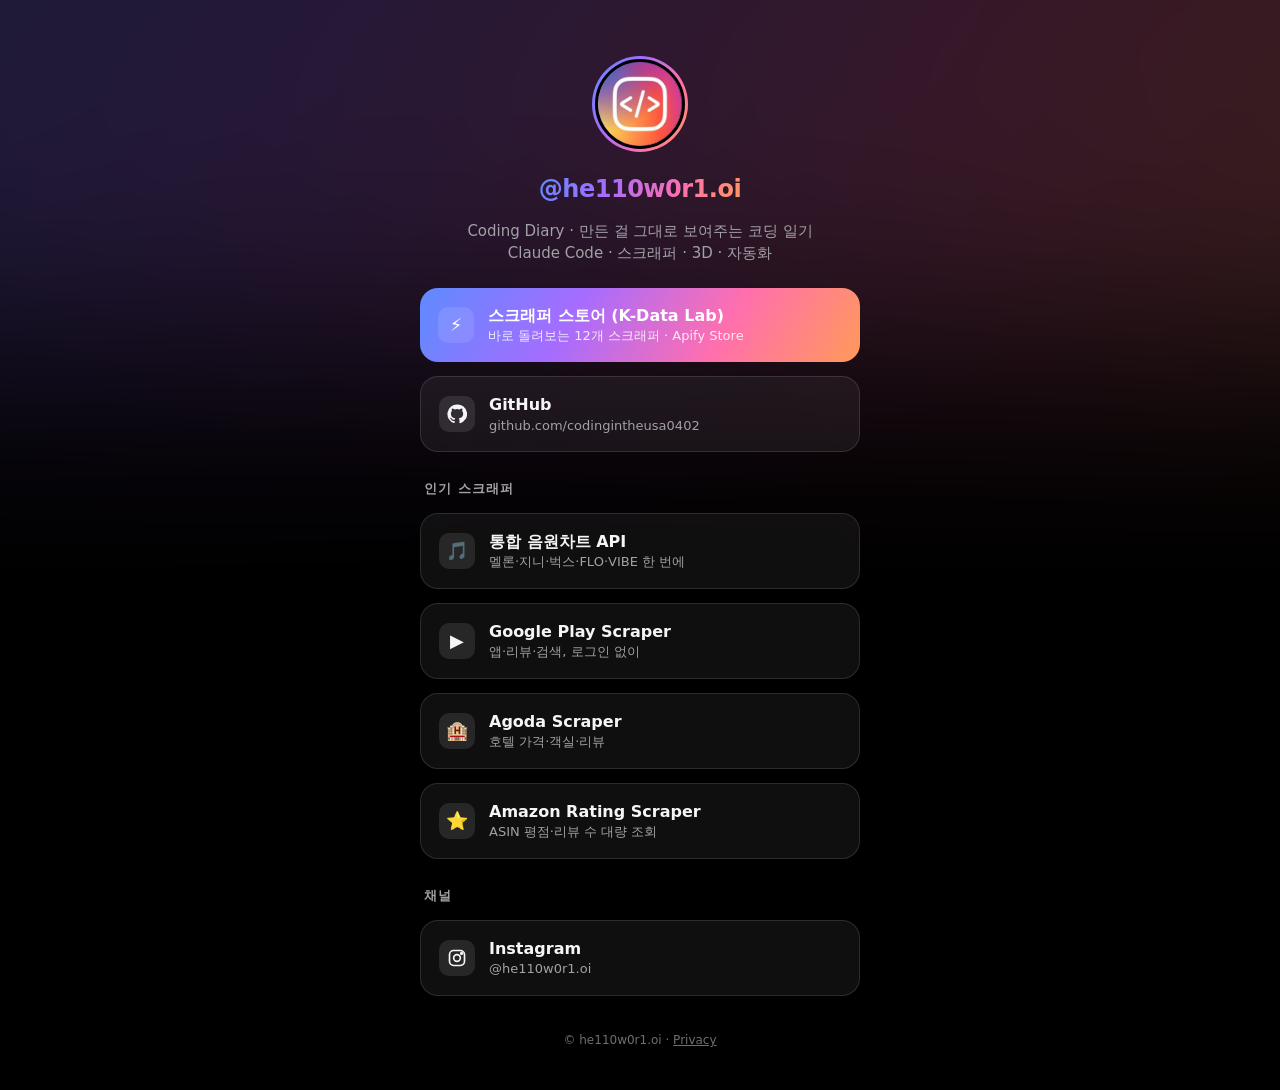
<file: index.html>
<!doctype html><html lang="ko"><head><meta charset="utf-8"><meta name="viewport" content="width=device-width,initial-scale=1"><title>he110w0r1.oi</title><meta name="description" content="코딩 다이어리 — 만든 것들의 코드, 스크래퍼, 프로젝트 링크"><link rel="icon" href="assets/avatar.jpg"><link rel="stylesheet" href="assets/style.css"></head><body><main>
<div class="avatar"><img src="assets/avatar.jpg" alt="he110w0r1.oi"></div>
<h1 class="handle">@he110w0r1.oi</h1>
<p class="bio">Coding Diary · 만든 걸 그대로 보여주는 코딩 일기<br>Claude Code · 스크래퍼 · 3D · 자동화</p>
<a class="link primary" href="https://apify.com/k-data-lab" target="_blank" rel="noopener"><div class="ico">⚡</div><div class="t"><b>스크래퍼 스토어 (K-Data Lab)</b><span>바로 돌려보는 12개 스크래퍼 · Apify Store</span></div></a>
<a class="link" href="https://github.com/codingintheusa0402" target="_blank" rel="noopener"><div class="ico"><svg viewBox="0 0 24 24"><path d="M12 .5a11.5 11.5 0 0 0-3.64 22.41c.58.1.79-.25.79-.56v-2c-3.2.7-3.88-1.37-3.88-1.37-.53-1.33-1.28-1.69-1.28-1.69-1.05-.71.08-.7.08-.7 1.16.08 1.77 1.19 1.77 1.19 1.03 1.77 2.71 1.26 3.37.96.1-.75.4-1.26.73-1.55-2.55-.29-5.24-1.28-5.24-5.69 0-1.26.45-2.29 1.19-3.1-.12-.29-.52-1.46.11-3.05 0 0 .97-.31 3.17 1.18a11 11 0 0 1 5.77 0c2.2-1.49 3.17-1.18 3.17-1.18.63 1.59.23 2.76.11 3.05.74.81 1.19 1.84 1.19 3.1 0 4.42-2.7 5.39-5.26 5.68.41.36.78 1.06.78 2.14v3.17c0 .31.21.67.8.56A11.5 11.5 0 0 0 12 .5Z"/></svg></div><div class="t"><b>GitHub</b><span>github.com/codingintheusa0402</span></div></a>
<h2>인기 스크래퍼</h2>
<a class="link" href="https://apify.com/k-data-lab/korean-music-chart-scraper" target="_blank" rel="noopener"><div class="ico">🎵</div><div class="t"><b>통합 음원차트 API</b><span>멜론·지니·벅스·FLO·VIBE 한 번에</span></div></a>
<a class="link" href="https://apify.com/k-data-lab/google-play-scraper" target="_blank" rel="noopener"><div class="ico">▶︎</div><div class="t"><b>Google Play Scraper</b><span>앱·리뷰·검색, 로그인 없이</span></div></a>
<a class="link" href="https://apify.com/k-data-lab/agoda-scraper" target="_blank" rel="noopener"><div class="ico">🏨</div><div class="t"><b>Agoda Scraper</b><span>호텔 가격·객실·리뷰</span></div></a>
<a class="link" href="https://apify.com/k-data-lab/amazon-asin-rating-scraper" target="_blank" rel="noopener"><div class="ico">⭐</div><div class="t"><b>Amazon Rating Scraper</b><span>ASIN 평점·리뷰 수 대량 조회</span></div></a>
<h2>채널</h2>
<a class="link" href="https://www.instagram.com/he110w0r1.oi/" target="_blank" rel="noopener"><div class="ico"><svg viewBox="0 0 24 24" fill="none" stroke="currentColor" stroke-width="2" style="fill:none"><rect x="3" y="3" width="18" height="18" rx="5"/><circle cx="12" cy="12" r="4"/><circle cx="17.5" cy="6.5" r="1" fill="currentColor"/></svg></div><div class="t"><b>Instagram</b><span>@he110w0r1.oi</span></div></a>
<!--YT_HE110--><footer>© he110w0r1.oi · <a href="privacy.html">Privacy</a></footer>
</main></body></html>
</file>
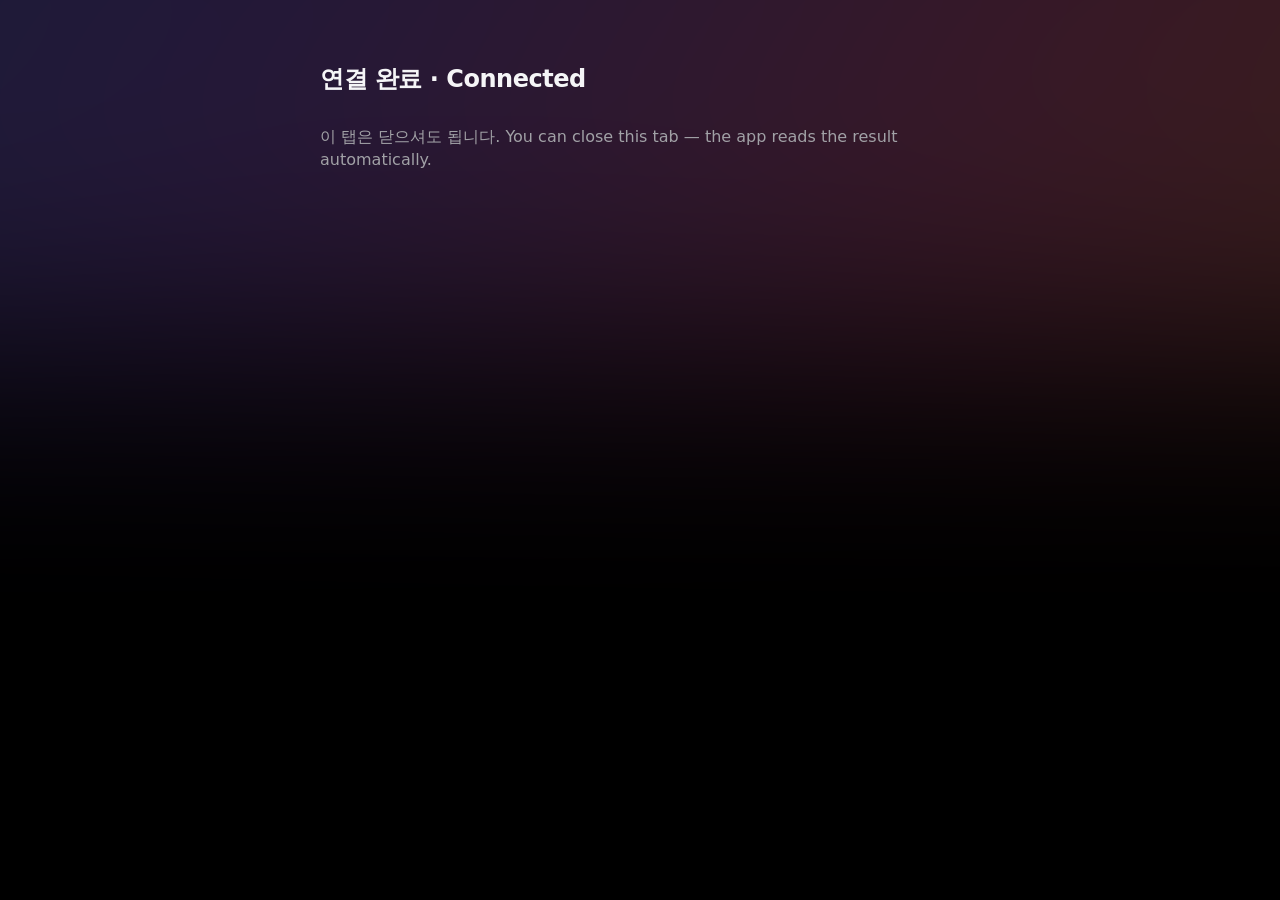
<file: oauth/index.html>
<!doctype html><html lang="ko"><head><meta charset="utf-8"><meta name="viewport" content="width=device-width,initial-scale=1"><title>Connected</title><meta name="description" content="OAuth return page"><link rel="icon" href="../assets/avatar.jpg"><link rel="stylesheet" href="../assets/style.css"></head><body><main class="doc">
<h1>연결 완료 · Connected</h1><p>이 탭은 닫으셔도 됩니다. You can close this tab — the app reads the result automatically.</p>
<p id="e" style="display:none"></p>
<script>var q=new URLSearchParams(location.search);if(q.get('error')){var e=document.getElementById('e');e.style.display='block';e.textContent='Error: '+q.get('error')+' '+(q.get('error_description')||'');}</script>
</main></body></html>
</file>
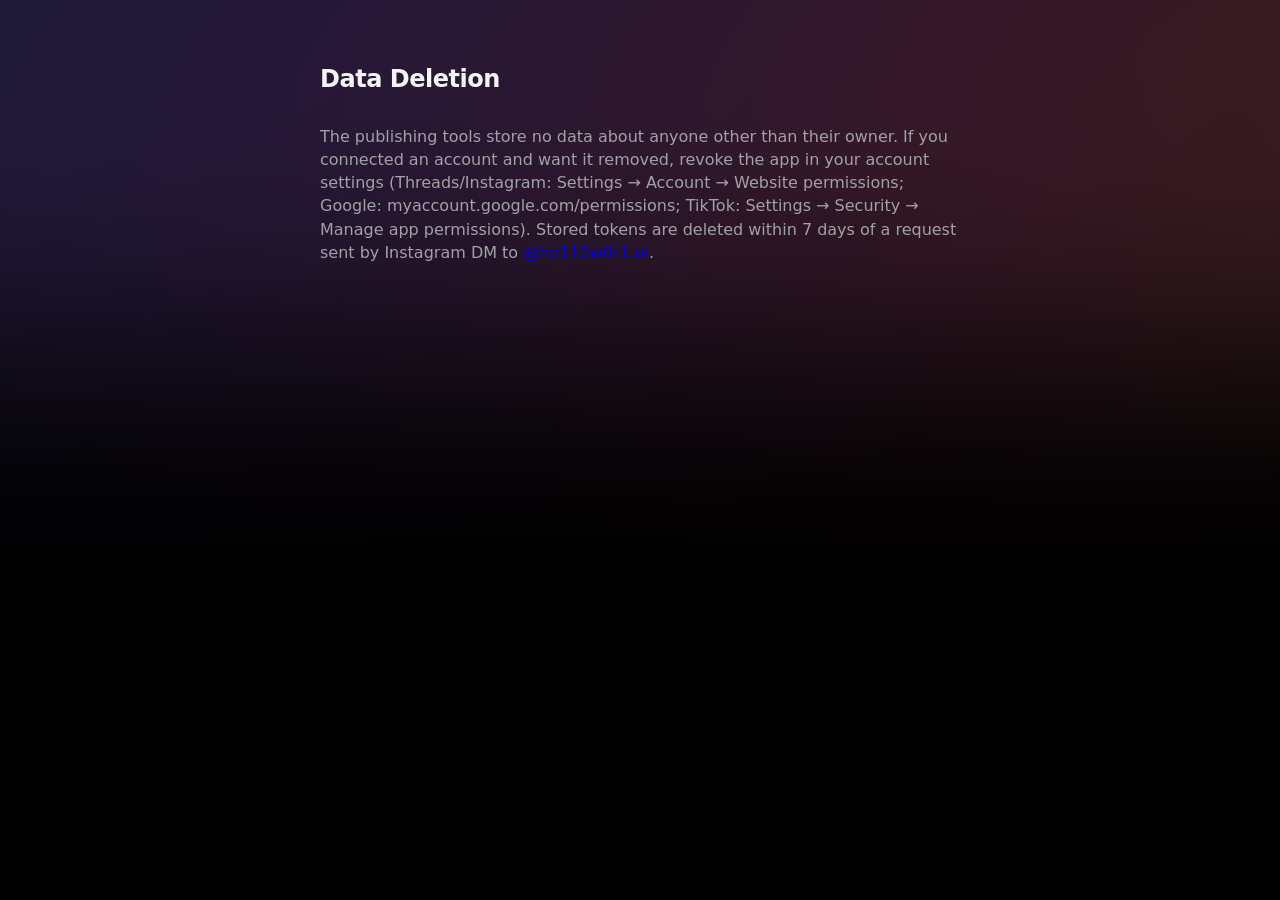
<file: deletion.html>
<!doctype html><html lang="ko"><head><meta charset="utf-8"><meta name="viewport" content="width=device-width,initial-scale=1"><title>Data Deletion</title><meta name="description" content="How to delete data held by the publishing tools"><link rel="icon" href="assets/avatar.jpg"><link rel="stylesheet" href="assets/style.css"></head><body><main class="doc">
<h1>Data Deletion</h1>
<p>The publishing tools store no data about anyone other than their owner. If you connected an account and want it removed, revoke the
app in your account settings (Threads/Instagram: Settings → Account → Website permissions; Google: myaccount.google.com/permissions;
TikTok: Settings → Security → Manage app permissions). Stored tokens are deleted within 7 days of a request sent by Instagram DM to
<a href="https://ig.me/m/he110w0r1.oi">@he110w0r1.oi</a>.</p>
</main></body></html>
</file>
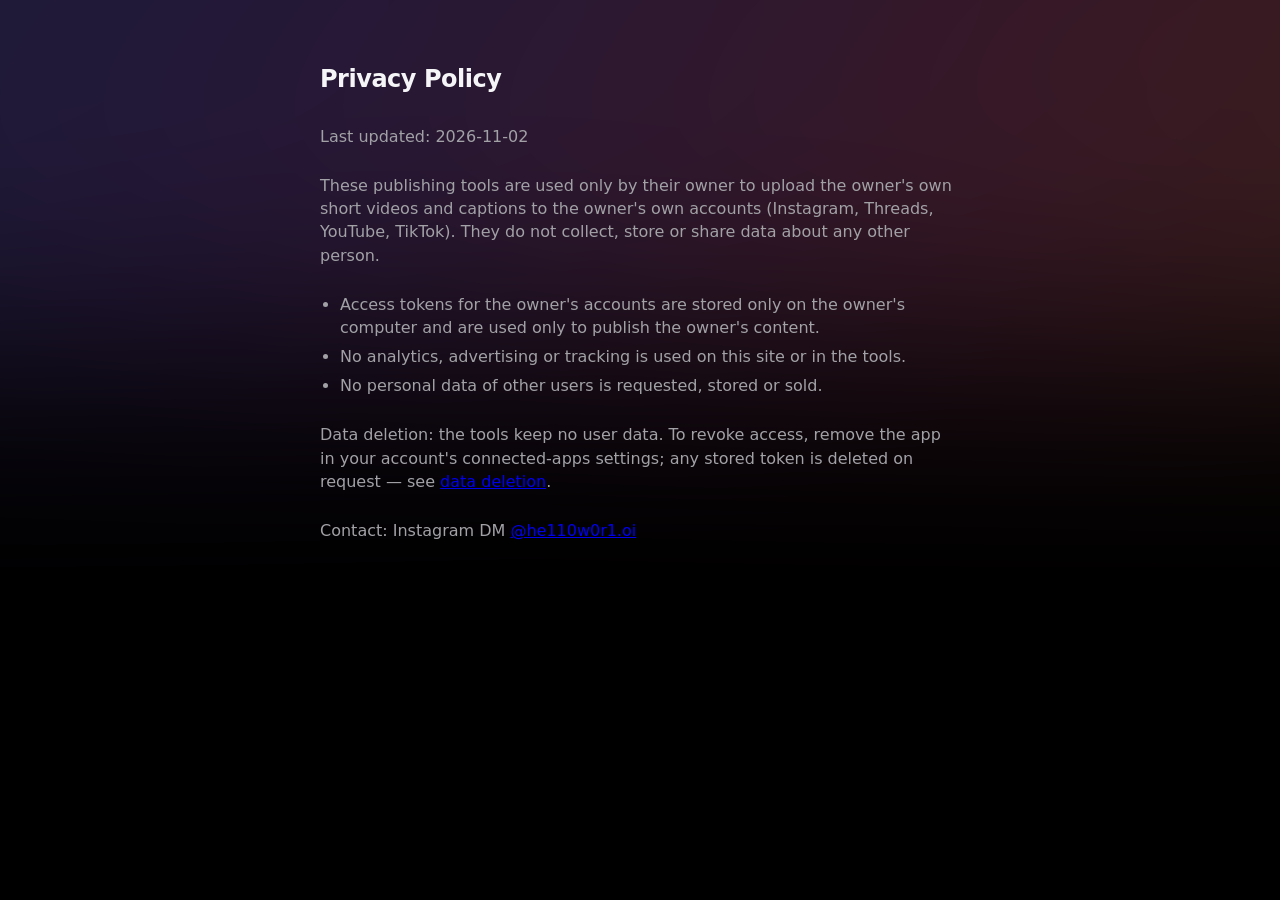
<file: privacy.html>
<!doctype html><html lang="ko"><head><meta charset="utf-8"><meta name="viewport" content="width=device-width,initial-scale=1"><title>Privacy Policy</title><meta name="description" content="Privacy policy for the he110w0r1.oi publishing tools"><link rel="icon" href="assets/avatar.jpg"><link rel="stylesheet" href="assets/style.css"></head><body><main class="doc">
<h1>Privacy Policy</h1>
<p>Last updated: 2026-11-02</p>
<p>These publishing tools are used only by their owner to upload the owner's own short videos and captions to the owner's own accounts
(Instagram, Threads, YouTube, TikTok). They do not collect, store or share data about any other person.</p>
<ul><li>Access tokens for the owner's accounts are stored only on the owner's computer and are used only to publish the owner's content.</li>
<li>No analytics, advertising or tracking is used on this site or in the tools.</li>
<li>No personal data of other users is requested, stored or sold.</li></ul>
<p>Data deletion: the tools keep no user data. To revoke access, remove the app in your account's connected-apps settings; any stored token
is deleted on request — see <a href="deletion.html">data deletion</a>.</p>
<p>Contact: Instagram DM <a href="https://ig.me/m/he110w0r1.oi">@he110w0r1.oi</a></p>
</main></body></html>
</file>
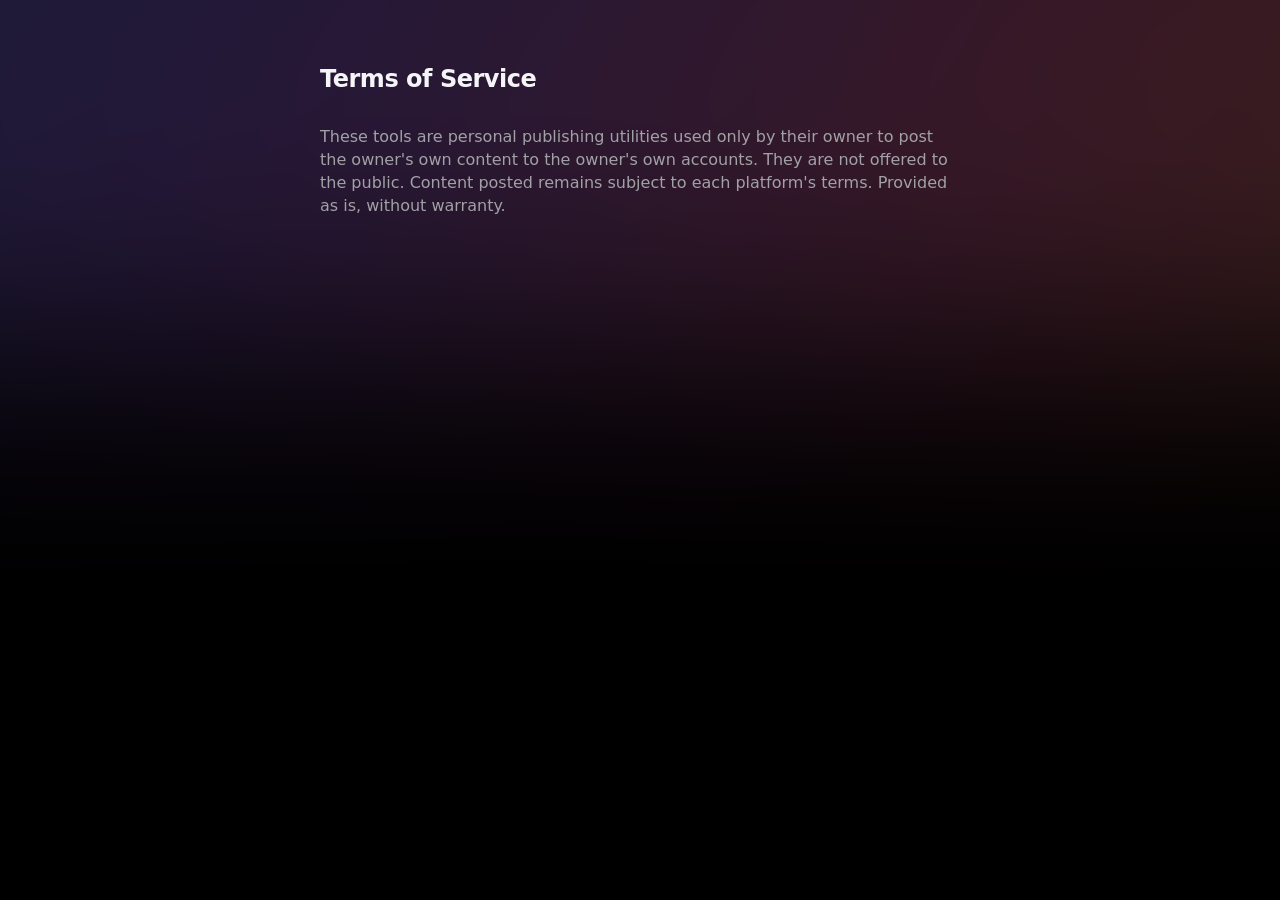
<file: terms.html>
<!doctype html><html lang="ko"><head><meta charset="utf-8"><meta name="viewport" content="width=device-width,initial-scale=1"><title>Terms of Service</title><meta name="description" content="How to delete data held by the publishing tools"><link rel="icon" href="assets/avatar.jpg"><link rel="stylesheet" href="assets/style.css"></head><body><main class="doc"><h1>Terms of Service</h1><p>These tools are personal publishing utilities used only by their owner to post the owner's own content to the owner's own accounts. They are not offered to the public. Content posted remains subject to each platform's terms. Provided as is, without warranty.</p></main></body></html>
</file>
<file: assets/style.css>
:root{--bg:#000;--card:rgba(255,255,255,.06);--card-h:rgba(255,255,255,.11);--line:rgba(255,255,255,.12);--fg:#f5f5f7;--mute:#a1a1a6;
--grad:linear-gradient(120deg,#5e8bff 0%,#a66cff 35%,#ff6fae 68%,#ff9a5a 100%)}
*{box-sizing:border-box;margin:0;padding:0}
html{-webkit-text-size-adjust:100%}
body{background:var(--bg);color:var(--fg);font:16px/1.45 -apple-system,BlinkMacSystemFont,"SF Pro Text","Apple SD Gothic Neo","Pretendard",system-ui,sans-serif;
min-height:100vh;display:flex;justify-content:center;padding:56px 16px 40px;overflow-x:hidden}
body:before{content:"";position:fixed;inset:-30% -30% auto;height:70vh;background:var(--grad);filter:blur(120px);opacity:.22;z-index:-1}
main{width:100%;max-width:440px;display:flex;flex-direction:column;align-items:center;gap:14px}
.avatar{width:96px;height:96px;border-radius:50%;padding:3px;background:var(--grad)}
.avatar img{width:100%;height:100%;border-radius:50%;display:block;border:3px solid #000}
h1{font-size:24px;font-weight:700;letter-spacing:-.02em;margin-top:6px}
.handle{background:var(--grad);-webkit-background-clip:text;background-clip:text;color:transparent;font-weight:600}
.bio{color:var(--mute);text-align:center;font-size:15px;margin-bottom:10px}
a.link{width:100%;display:flex;align-items:center;gap:14px;padding:16px 18px;border-radius:18px;background:var(--card);border:1px solid var(--line);
color:var(--fg);text-decoration:none;backdrop-filter:blur(20px);-webkit-backdrop-filter:blur(20px);transition:background .2s,transform .2s}
a.link:hover{background:var(--card-h);transform:translateY(-1px)}
a.link.primary{background:var(--grad);border:0;color:#fff}
.ico{width:36px;height:36px;flex:0 0 36px;border-radius:10px;display:grid;place-items:center;background:rgba(255,255,255,.1);font-size:18px}
.ico svg{width:20px;height:20px;fill:currentColor}
.t{display:flex;flex-direction:column;min-width:0}
.t b{font-size:16px;font-weight:600}
.t span{font-size:13px;color:var(--mute);white-space:nowrap;overflow:hidden;text-overflow:ellipsis}
a.link.primary .t span{color:rgba(255,255,255,.85)}
h2{align-self:flex-start;font-size:13px;font-weight:600;color:var(--mute);text-transform:uppercase;letter-spacing:.08em;margin:14px 4px 0}
footer{margin-top:22px;color:#6e6e73;font-size:12px;text-align:center}
footer a{color:#6e6e73}
.doc{max-width:640px;align-items:flex-start}.doc h1{margin-bottom:8px}.doc p,.doc li{color:var(--mute);margin:6px 0}.doc ul{padding-left:20px}
</file>
